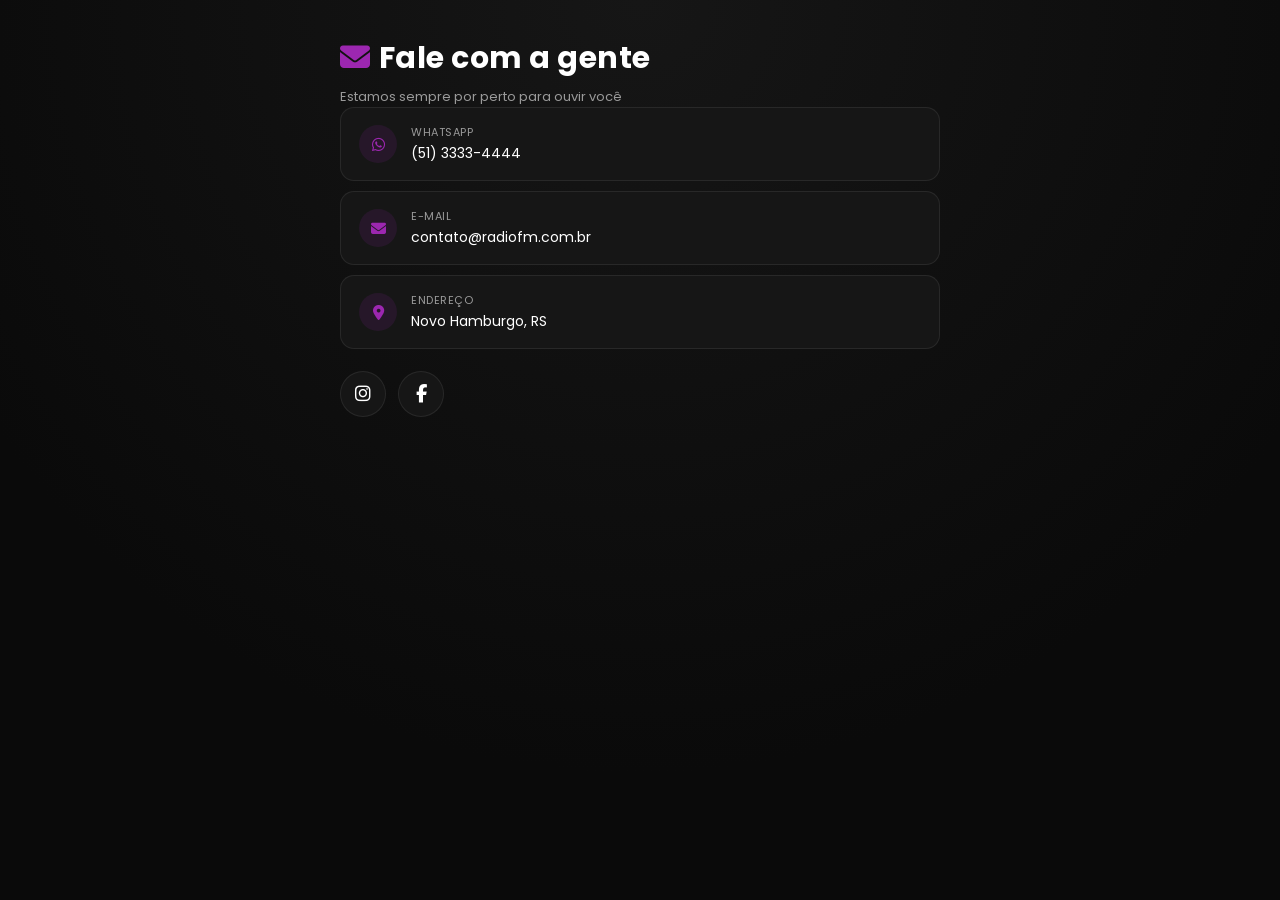
<file: paginas/contato.html>
<!DOCTYPE html>
<html lang="pt-BR">
<head>
<meta charset="UTF-8">
<meta name="viewport" content="width=device-width,initial-scale=1">
<title>Contato • Rádio FM</title>
<link href="https://fonts.googleapis.com/css2?family=Poppins:wght@300;400;500;600;700;800&display=swap" rel="stylesheet">
<link rel="stylesheet" href="https://cdnjs.cloudflare.com/ajax/libs/font-awesome/6.7.2/css/all.min.css">
<link rel="stylesheet" href="../assets/css/variables.css">
<link rel="stylesheet" href="../assets/css/base.css">
<link rel="stylesheet" href="../assets/css/pages.css">
<script src="../assets/js/theme.js" data-src="../data/theme.json"></script>
</head>
<body>
<div class="wrap">
  <h1><i class="fa-solid fa-envelope"></i>Fale com a gente</h1>
  <p class="lead">Estamos sempre por perto para ouvir você</p>
  <div class="contact-list" id="contactList"></div>
  <div class="socials" id="socialList"></div>
</div>
<script src="../assets/js/utils.js"></script>
<script src="../assets/js/pages/contato.js"></script>
</body>
</html>
</file>
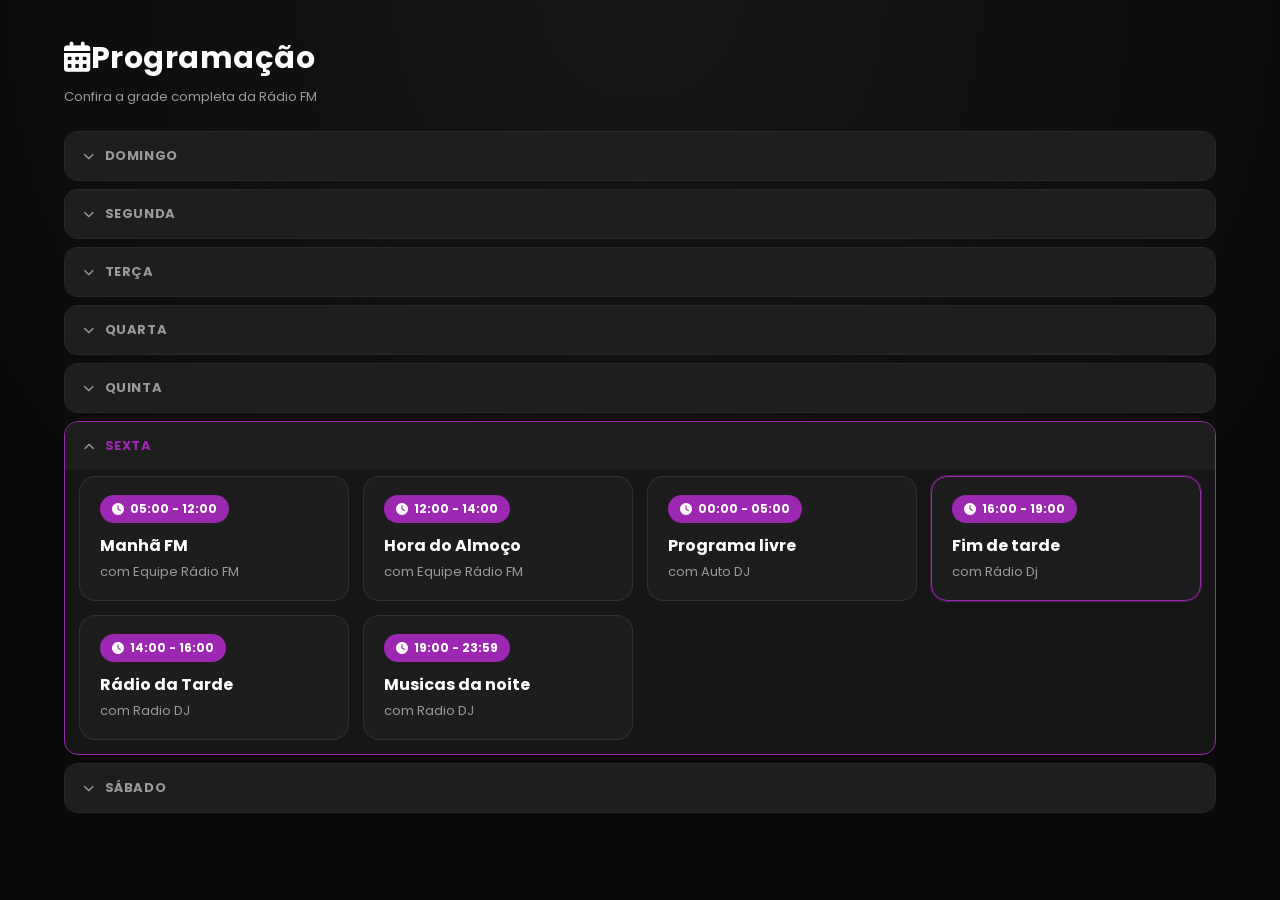
<file: paginas/programacao.html>
<!DOCTYPE html>
<html lang="pt-BR">
<head>
<meta charset="UTF-8">
<meta name="viewport" content="width=device-width,initial-scale=1">
<title>Programação • Rádio FM</title>
<link href="https://fonts.googleapis.com/css2?family=Poppins:wght@300;400;500;600;700;800&display=swap" rel="stylesheet">
<link rel="stylesheet" href="https://cdnjs.cloudflare.com/ajax/libs/font-awesome/6.7.2/css/all.min.css">
<link rel="stylesheet" href="../assets/css/variables.css">
<link rel="stylesheet" href="../assets/css/base.css">
<link rel="stylesheet" href="../assets/css/pages.css">
<script src="../assets/js/theme.js" data-src="../data/theme.json"></script>
</head>
<body>
<div class="wide">
  <div class="top">
    <h1><i class="fa-solid fa-calendar-days"></i>Programação</h1>
    <p>Confira a grade completa da Rádio FM</p>
  </div>
  <div id="list" class="prog-grid">
    <div class="skeleton prog-skeleton"></div>
    <div class="skeleton prog-skeleton"></div>
    <div class="skeleton prog-skeleton"></div>
  </div>
</div>
<script src="../assets/js/utils.js"></script>
<script src="../assets/js/pages/programacao.js"></script>
</body>
</html>
</file>
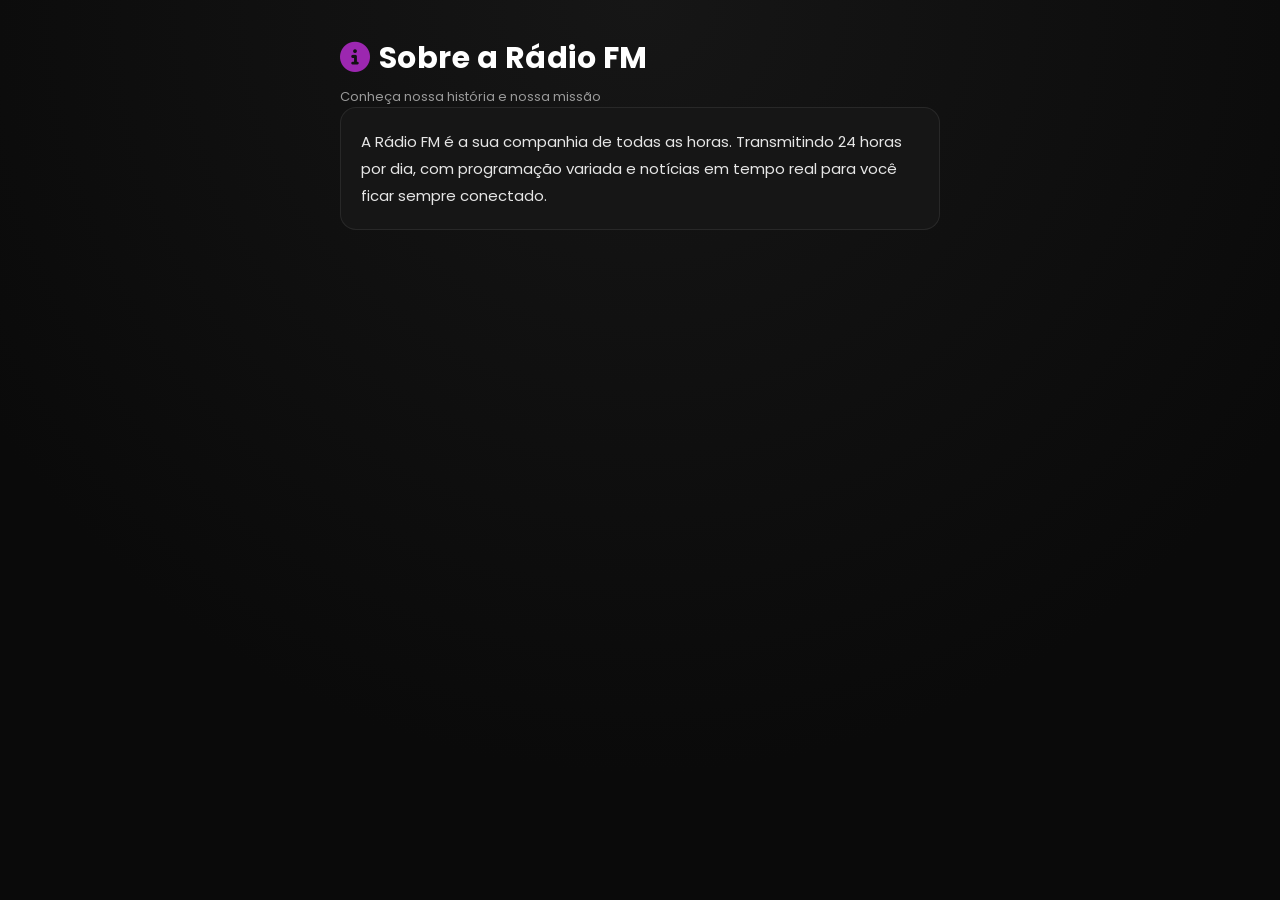
<file: paginas/sobre.html>
<!DOCTYPE html>
<html lang="pt-BR">
<head>
<meta charset="UTF-8">
<meta name="viewport" content="width=device-width,initial-scale=1">
<title>Sobre • Rádio FM</title>
<link href="https://fonts.googleapis.com/css2?family=Poppins:wght@300;400;500;600;700;800&display=swap" rel="stylesheet">
<link rel="stylesheet" href="https://cdnjs.cloudflare.com/ajax/libs/font-awesome/6.7.2/css/all.min.css">
<link rel="stylesheet" href="../assets/css/variables.css">
<link rel="stylesheet" href="../assets/css/base.css">
<link rel="stylesheet" href="../assets/css/pages.css">
<script src="../assets/js/theme.js" data-src="../data/theme.json"></script>
</head>
<body>
<div class="wrap">
  <h1><i class="fa-solid fa-circle-info"></i>Sobre a Rádio</h1>
  <p class="lead">Conheça nossa história e nossa missão</p>
  <div class="card">
    <div id="texto"><div class="skeleton" style="height:120px;"></div></div>
  </div>
</div>
<script src="../assets/js/utils.js"></script>
<script src="../assets/js/pages/sobre.js"></script>
</body>
</html>
</file>
<file: assets/css/variables.css>
:root{
  --accent:#ff0033;
  --accent-dim:#ff003355;
  --accent-rgb:255,0,51;
  --on-accent:#ffffff;
  --bg-0:#0a0a0a;
  --bg-1:#161616;
  --bg-2:#1e1e1e;
  --text:#ffffff;
  --text-dim:#9a9a9a;
  --border:rgba(255,255,255,.08);
  --radius-lg:28px;
  --radius-md:18px;
  --radius-sm:10px;
  --font:'Poppins',sans-serif;
  --safe-top:env(safe-area-inset-top,0px);
  --safe-bottom:env(safe-area-inset-bottom,0px);
  --safe-left:env(safe-area-inset-left,0px);
  --safe-right:env(safe-area-inset-right,0px);
}
html[data-theme="azul"]{--accent:#2979ff;--accent-dim:#2979ff55;--accent-rgb:41,121,255;--on-accent:#fff}
html[data-theme="verde"]{--accent:#00c853;--accent-dim:#00c85355;--accent-rgb:0,200,83;--on-accent:#fff}
html[data-theme="amarelo"]{--accent:#ffc400;--accent-dim:#ffc40055;--accent-rgb:255,196,0;--on-accent:#1a1a1a}
html[data-theme="dourado"]{--accent:#d4af37;--accent-dim:#d4af3755;--accent-rgb:212,175,55;--on-accent:#1a1a1a}
html[data-theme="roxo"]{--accent:#9c27b0;--accent-dim:#9c27b055;--accent-rgb:156,39,176;--on-accent:#fff}
html[data-theme="laranja"]{--accent:#ff6d00;--accent-dim:#ff6d0055;--accent-rgb:255,109,0;--on-accent:#fff}
html[data-theme="rosa"]{--accent:#ff2d78;--accent-dim:#ff2d7855;--accent-rgb:255,45,120;--on-accent:#fff}
</file>
<file: assets/css/base.css>
*{margin:0;padding:0;box-sizing:border-box;font-family:var(--font);-webkit-tap-highlight-color:transparent}
html,body{height:100%}
body{background:var(--bg-0);color:var(--text)}
button{border:none;cursor:pointer;background:none;color:inherit;touch-action:manipulation;font-family:inherit}
a{color:inherit;text-decoration:none}
::-webkit-scrollbar{width:6px;height:6px}
::-webkit-scrollbar-thumb{background:var(--bg-2);border-radius:10px}
::-webkit-scrollbar-track{background:transparent}
::selection{background:var(--accent);color:var(--on-accent)}
.card{background:var(--bg-1);border:1px solid var(--border);border-radius:16px;padding:20px}
.field{text-align:left;margin-bottom:14px}
.field label{display:block;font-size:12px;color:var(--text-dim);margin-bottom:6px}
.field input,.field textarea,.field select{width:100%;padding:12px 14px;border-radius:var(--radius-sm);border:1px solid var(--border);background:var(--bg-2);color:var(--text);font-size:14px;outline:none;font-family:var(--font)}
.field input:focus,.field textarea:focus,.field select:focus{border-color:var(--accent)}
.field select{appearance:none;-webkit-appearance:none;-moz-appearance:none;background-image:url("data:image/svg+xml,%3Csvg xmlns='http://www.w3.org/2000/svg' width='12' height='8' viewBox='0 0 12 8'%3E%3Cpath d='M1 1l5 5 5-5' stroke='%23888' stroke-width='1.5' fill='none' stroke-linecap='round'/%3E%3C/svg%3E");background-repeat:no-repeat;background-position:right 14px center;padding-right:36px;cursor:pointer}
.field select option{background:var(--bg-1);color:var(--text)}
textarea{resize:vertical;min-height:80px}
.btn{padding:13px 20px;border-radius:var(--radius-sm);background:var(--accent);color:var(--on-accent);font-weight:600;font-size:14px;cursor:pointer;border:none;transition:filter .15s ease,transform .1s ease}
.btn:hover{filter:brightness(1.08)}
.btn:active{transform:scale(.98)}
.btn.secondary{background:var(--bg-2);border:1px solid var(--border);color:var(--text)}
.btn.small{padding:9px 16px;font-size:13px}
.btn.block{width:100%}
.msg{font-size:13px;margin-top:12px;min-height:16px;color:var(--text-dim)}
.msg.error{color:var(--accent)}
.msg.success{color:#2ecc71}
.skeleton{border-radius:var(--radius-md);background:linear-gradient(90deg,var(--bg-1) 25%,var(--bg-2) 37%,var(--bg-1) 63%);background-size:400% 100%;animation:shimmer 1.4s ease infinite}
@keyframes shimmer{0%{background-position:100% 0}100%{background-position:0 0}}
.empty{text-align:center;color:var(--text-dim);font-size:14px;padding:40px 0}
.live-dot{width:7px;height:7px;border-radius:50%;background:currentColor;display:inline-block;animation:pulse 1.4s infinite}
@keyframes pulse{0%,100%{opacity:.5}50%{opacity:1}}
@media(prefers-reduced-motion:reduce){.live-dot,.skeleton{animation:none!important}}
</file>
<file: assets/css/pages.css>
body{background:radial-gradient(circle at 50% 0%,var(--bg-1),var(--bg-0) 70%);min-height:100vh;padding:0 0 48px}
.wrap{max-width:640px;margin:0 auto;padding:36px 20px 0}
.wide{max-width:1200px;margin:0 auto;padding:36px 24px 0}
.top{margin-bottom:24px}
.top h1,.wrap h1{font-size:clamp(22px,4vw,30px);letter-spacing:.5px;margin-bottom:6px}
.wrap h1 i{color:var(--accent);margin-right:8px}
.top p,.wrap .lead{color:var(--text-dim);font-size:13px}
.hero{padding:0 0 20px;text-align:center;border-bottom:1px solid var(--border)}
.badges{display:flex;gap:10px;justify-content:center;margin-top:20px;flex-wrap:wrap;padding:0 20px}
.badge{display:inline-flex;flex-direction:column;align-items:center;gap:2px;background:var(--bg-1);border:1px solid var(--border);padding:10px 16px 8px;border-radius:14px;font-size:11px;color:var(--text-dim);line-height:1.2}
.badge i{color:var(--accent);font-size:16px;line-height:1}
/* ===== CARROSSEL DE BANNERS ===== */
.banner-carousel{width:100%;overflow:hidden;position:relative}
.hero .banner-carousel{margin-bottom:16px}
.banner-carousel.banner-single .banner-slide{position:static;width:100%}
.banner-track{white-space:nowrap;transition:transform .5s ease;font-size:0;position:relative}
.trans-fade{height:clamp(200px,22vw,420px)}
.trans-fade .banner-track{white-space:normal;overflow:visible;height:100%}
.trans-fade .banner-slide{position:absolute;top:0;left:0;transition:opacity .7s ease;opacity:0;z-index:1;width:100%;height:100%}
.trans-fade .banner-slide.active{opacity:1;z-index:2}
.banner-slide{display:inline-block;vertical-align:top;position:relative;overflow:hidden;background:var(--bg-2);font-size:16px}
.banner-carousel:not(.trans-fade) .banner-slide{min-height:340px;max-height:520px}
.banner-carousel:not(.trans-fade) .banner-slide img{height:auto;min-height:340px;max-height:520px}
.banner-slide img{display:block;width:100%;object-fit:cover}
.trans-fade .banner-slide img{height:100%}
.banner-slide.banner-fallback img{display:none}
.banner-slide.banner-fallback{background:linear-gradient(135deg,var(--accent),var(--bg-0))}
.banner-slide.banner-fallback{min-height:340px}
.banner-overlay{position:absolute;inset:0;background:linear-gradient(transparent 40%,rgba(0,0,0,.8));display:flex;align-items:flex-end;padding:24px}
.banner-overlay-inner{max-width:600px}
.banner-overlay h3{font-size:clamp(18px,2.6vw,24px);font-weight:800;letter-spacing:.5px;text-shadow:0 2px 8px rgba(0,0,0,.5)}
.banner-overlay p{font-size:clamp(13px,1.6vw,15px);color:rgba(255,255,255,.85);margin-top:4px;text-shadow:0 1px 4px rgba(0,0,0,.4)}
.banner-link{position:absolute;inset:0;z-index:2;display:block}
.banner-dots{display:flex;gap:8px;justify-content:center;margin-top:12px}
.banner-dot{width:8px;height:8px;border-radius:50%;background:var(--text-dim);border:none;cursor:pointer;padding:0;transition:all .2s;opacity:.4}
.banner-dot.active{opacity:1;background:var(--accent);width:22px;border-radius:4px}
.banner-dot:hover{opacity:.7}
.banner-default{display:flex;align-items:center;justify-content:center;min-height:340px;padding:40px 24px}
.banner-default-inner{text-align:center;color:#fff}
.banner-default-inner i{font-size:42px;margin-bottom:10px;opacity:.9}
.banner-default-inner h3{font-size:24px;font-weight:800;letter-spacing:1px}
.banner-default-inner p{font-size:14px;opacity:.8;margin-top:4px}
@media(max-width:600px){
  .banner-slide{min-height:200px;max-height:240px}
  .banner-overlay{padding:16px}
  .banner-default{min-height:200px;padding:24px 16px}
}

.onair{max-width:1200px;margin:-26px auto 0;padding:0 24px}
.onair-card{display:flex;align-items:center;gap:16px;flex-wrap:wrap;background:var(--bg-1);border:1px solid var(--border);border-radius:20px;padding:18px 22px;box-shadow:0 12px 30px rgba(0,0,0,.35)}
.onair-icon{width:46px;height:46px;border-radius:50%;background:rgba(var(--accent-rgb),.15);color:var(--accent);display:flex;align-items:center;justify-content:center;font-size:18px;flex-shrink:0}
.onair-info{flex:1;min-width:180px}
.onair-label{font-size:11px;color:var(--accent);font-weight:700;letter-spacing:.6px;text-transform:uppercase;display:flex;align-items:center;gap:6px}
.onair-nome{font-size:16px;font-weight:700;margin-top:2px}
.onair-horario{font-size:12px;color:var(--text-dim);margin-top:2px}
.onair-cta{background:var(--accent);color:var(--on-accent);border-radius:50px;padding:10px 20px;font-size:13px;font-weight:600;white-space:nowrap}
.section{max-width:1200px;margin:44px auto 0;padding:0 24px}
.section-head{display:flex;align-items:baseline;justify-content:space-between;margin-bottom:16px;gap:12px}
.section-head h2{font-size:clamp(17px,2.6vw,20px);letter-spacing:.3px}
.section-head a{font-size:12px;color:var(--accent);text-decoration:none;font-weight:600;white-space:nowrap}
.section-head a:hover{text-decoration:underline}
.grid{display:grid;grid-template-columns:repeat(4,1fr);gap:16px}
@media(max-width:900px){.grid{grid-template-columns:repeat(2,1fr)}}
@media(max-width:480px){.grid{grid-template-columns:1fr}}
.tile{background:var(--bg-1);border:1px solid var(--border);border-radius:16px;padding:22px 20px;text-decoration:none;color:var(--text);display:block;transition:border-color .2s ease,transform .15s ease}
.tile:hover{border-color:var(--accent);transform:translateY(-2px)}
.tile i{color:var(--accent);font-size:21px;margin-bottom:12px;display:block}
.tile h3{font-size:15px;margin-bottom:4px}
.tile p{font-size:12px;color:var(--text-dim)}
.news-grid{display:grid;grid-template-columns:repeat(auto-fill,minmax(270px,1fr));gap:20px}
.news-card{background:rgba(30,30,30,.9);border:1px solid var(--border);border-radius:18px;overflow:hidden;display:flex;flex-direction:column}
.news-card img{width:100%;height:170px;object-fit:cover;display:block;background:var(--bg-2)}
.news-card .body{padding:16px 18px;flex:1;display:flex;flex-direction:column}
.news-card .data{font-size:11px;color:var(--accent);font-weight:700;letter-spacing:.5px;margin-bottom:6px}
.news-card .titulo{font-size:16px;font-weight:700;margin-bottom:6px;line-height:1.3}
.news-card .resumo{font-size:13px;color:var(--text-dim);line-height:1.5;margin-bottom:10px}
.news-skeleton{height:260px}
.news-card{cursor:pointer;transition:border-color .2s ease,transform .15s ease}
.news-card:hover{border-color:var(--accent);transform:translateY(-3px)}

/* ===== NEWS MODAL ===== */
.news-modal-overlay{position:fixed;inset:0;z-index:200;background:rgba(0,0,0,.85);display:flex;align-items:center;justify-content:center;padding:20px;opacity:0;pointer-events:none;transition:opacity .25s ease}
.news-modal-overlay.open{opacity:1;pointer-events:auto}
.news-modal-box{background:var(--bg-1);border:1px solid var(--border);border-radius:20px;width:100%;max-width:680px;max-height:85vh;overflow-y:auto;position:relative;padding:0}
.news-modal-close{position:sticky;top:12px;float:right;margin:12px 12px 0 0;background:rgba(0,0,0,.4);border:none;color:#fff;width:36px;height:36px;border-radius:50%;font-size:20px;cursor:pointer;z-index:3;display:flex;align-items:center;justify-content:center;backdrop-filter:blur(4px);flex-shrink:0}
.news-modal-close:hover{background:rgba(0,0,0,.65)}
.news-modal-img{width:100%;max-height:340px;object-fit:cover;display:block;border-radius:20px 20px 0 0;background:var(--bg-2)}
.news-modal-body{display:flex;flex-direction:column}
.news-modal-content{padding:0 28px 28px}
.news-modal-data{font-size:12px;color:var(--accent);font-weight:700;letter-spacing:.5px;margin-top:20px;text-transform:uppercase}
.news-modal-titulo{font-size:clamp(18px,3vw,24px);font-weight:700;margin:8px 0 16px;line-height:1.3}
.news-modal-texto{font-size:15px;line-height:1.8;color:#ddd;white-space:pre-line}
.news-mini{display:flex;gap:12px;background:var(--bg-1);border:1px solid var(--border);border-radius:14px;padding:12px;text-decoration:none;color:var(--text);align-items:flex-start;transition:border-color .2s ease}
.news-mini:hover{border-color:var(--accent)}
.news-mini img{width:64px;height:64px;border-radius:10px;object-fit:cover;flex-shrink:0;background:var(--bg-2)}
.news-mini .data{font-size:10px;color:var(--accent);font-weight:700;text-transform:uppercase}
.news-mini .titulo{font-size:13px;font-weight:600;line-height:1.3;margin-top:2px}
.news-mini-resumo{font-size:12px;color:var(--text-dim);line-height:1.4;margin-top:4px;overflow:hidden;text-overflow:ellipsis;display:-webkit-box;-webkit-line-clamp:2;-webkit-box-orient:vertical}
.news-mini-grid{display:grid;grid-template-columns:repeat(auto-fill,minmax(260px,1fr));gap:12px}
/* ===== PROGRAMAÇÃO ACCORDION ===== */
.prog-accordion{display:flex;flex-direction:column;gap:8px}
.prog-accordion-day{border:1px solid var(--border);border-radius:14px;overflow:hidden;background:var(--bg-1);transition:border-color .2s ease}
.prog-accordion-day.open{border-color:var(--accent)}
.prog-accordion-header{display:flex;align-items:center;gap:10px;padding:14px 18px;font-size:13px;font-weight:700;text-transform:uppercase;letter-spacing:.6px;color:var(--text-dim);cursor:pointer;user-select:none;background:var(--bg-2);transition:background .15s ease,color .15s ease}
.prog-accordion-header:hover{background:rgba(255,255,255,.04)}
.prog-accordion-header.active-day{color:var(--accent)}
.prog-accordion-header i{font-size:11px;transition:transform .3s ease;color:var(--text-dim)}
.prog-accordion-day.open .prog-accordion-header i{transform:rotate(180deg)}
.prog-accordion-body{max-height:0;overflow:hidden;transition:max-height .35s ease}
.prog-accordion-day.open .prog-accordion-body{max-height:5000px}
.prog-accordion-body .prog-grid{padding:6px 14px 14px}
.prog-grid{display:grid;grid-template-columns:repeat(auto-fill,minmax(240px,1fr));gap:14px}
.prog-card{background:rgba(30,30,30,.9);border:1px solid var(--border);border-radius:16px;padding:18px 20px;transition:border-color .2s ease;cursor:pointer}
.prog-card:hover{border-color:var(--accent)}
.prog-card.is-now{border-color:var(--accent);box-shadow:0 0 0 1px rgba(var(--accent-rgb),.4)}
.prog-card .horario{display:inline-flex;align-items:center;gap:6px;background:var(--accent);color:var(--on-accent);font-size:12px;font-weight:700;padding:5px 12px;border-radius:50px;margin-bottom:10px}
.prog-card .nome{font-size:16px;font-weight:700;margin-bottom:4px}
.prog-card .apresentador{font-size:13px;color:var(--text-dim)}
.prog-skeleton{height:98px}

/* ===== PROG MODAL ===== */
.prog-modal-overlay{position:fixed;inset:0;z-index:200;background:rgba(0,0,0,.85);display:flex;align-items:center;justify-content:center;padding:20px;opacity:0;pointer-events:none;transition:opacity .25s ease}
.prog-modal-overlay.open{opacity:1;pointer-events:auto}
.prog-modal-box{background:var(--bg-1);border:1px solid var(--border);border-radius:20px;width:100%;max-width:560px;max-height:85vh;overflow-y:auto;position:relative;padding:0}
.prog-modal-close{position:sticky;top:12px;float:right;margin:12px 12px 0 0;background:rgba(0,0,0,.4);border:none;color:#fff;width:36px;height:36px;border-radius:50%;font-size:20px;cursor:pointer;z-index:3;display:flex;align-items:center;justify-content:center;backdrop-filter:blur(4px);flex-shrink:0}
.prog-modal-close:hover{background:rgba(0,0,0,.65)}
.prog-modal-img{width:100%;max-height:280px;object-fit:cover;display:block;border-radius:20px 20px 0 0;background:var(--bg-2)}
.prog-modal-body{display:flex;flex-direction:column}
.prog-modal-content{padding:0 28px 28px}
.prog-modal-horario{display:inline-flex;align-items:center;gap:6px;background:var(--accent);color:var(--on-accent);font-size:13px;font-weight:700;padding:5px 14px;border-radius:50px;margin-top:20px}
.prog-modal-titulo{font-size:clamp(20px,3.4vw,26px);font-weight:700;margin:14px 0 8px;line-height:1.3}
.prog-modal-ap{font-size:14px;color:var(--text);margin-bottom:6px;display:flex;align-items:center;gap:6px}
.prog-modal-ap i,.prog-modal-dias i{color:var(--accent);width:16px;text-align:center}
.prog-modal-dias{font-size:13px;color:var(--text-dim);margin-bottom:10px;display:flex;align-items:center;gap:6px}
.prog-modal-desc{font-size:15px;line-height:1.8;color:#ddd;white-space:pre-line;border-top:1px solid var(--border);padding-top:16px;margin-top:6px}

.two-col{display:grid;grid-template-columns:1.1fr .9fr;gap:24px;align-items:start}
@media(max-width:760px){.two-col{grid-template-columns:1fr}}
#texto{font-size:15px;line-height:1.8;color:#e6e6e6;white-space:pre-line}
.contact-list{display:flex;flex-direction:column;gap:10px;margin-bottom:22px}
.contact-item{display:flex;align-items:center;gap:14px;background:var(--bg-1);border:1px solid var(--border);border-radius:14px;padding:16px 18px;text-decoration:none;color:var(--text);transition:border-color .2s ease}
.contact-item:hover{border-color:var(--accent)}
.contact-item i{width:38px;height:38px;border-radius:50%;background:rgba(var(--accent-rgb),.12);color:var(--accent);display:flex;align-items:center;justify-content:center;flex-shrink:0;font-size:15px}
.contact-item .label{font-size:11px;color:var(--text-dim);text-transform:uppercase;letter-spacing:.5px}
.contact-item .value{font-size:14px;margin-top:2px}
.socials{display:flex;gap:12px;flex-wrap:wrap}
.social-btn{width:46px;height:46px;border-radius:50%;background:var(--bg-1);border:1px solid var(--border);display:flex;align-items:center;justify-content:center;color:var(--text);text-decoration:none;font-size:18px;transition:border-color .2s ease,color .2s ease}
.social-btn:hover{border-color:var(--accent);color:var(--accent)}
</file>
